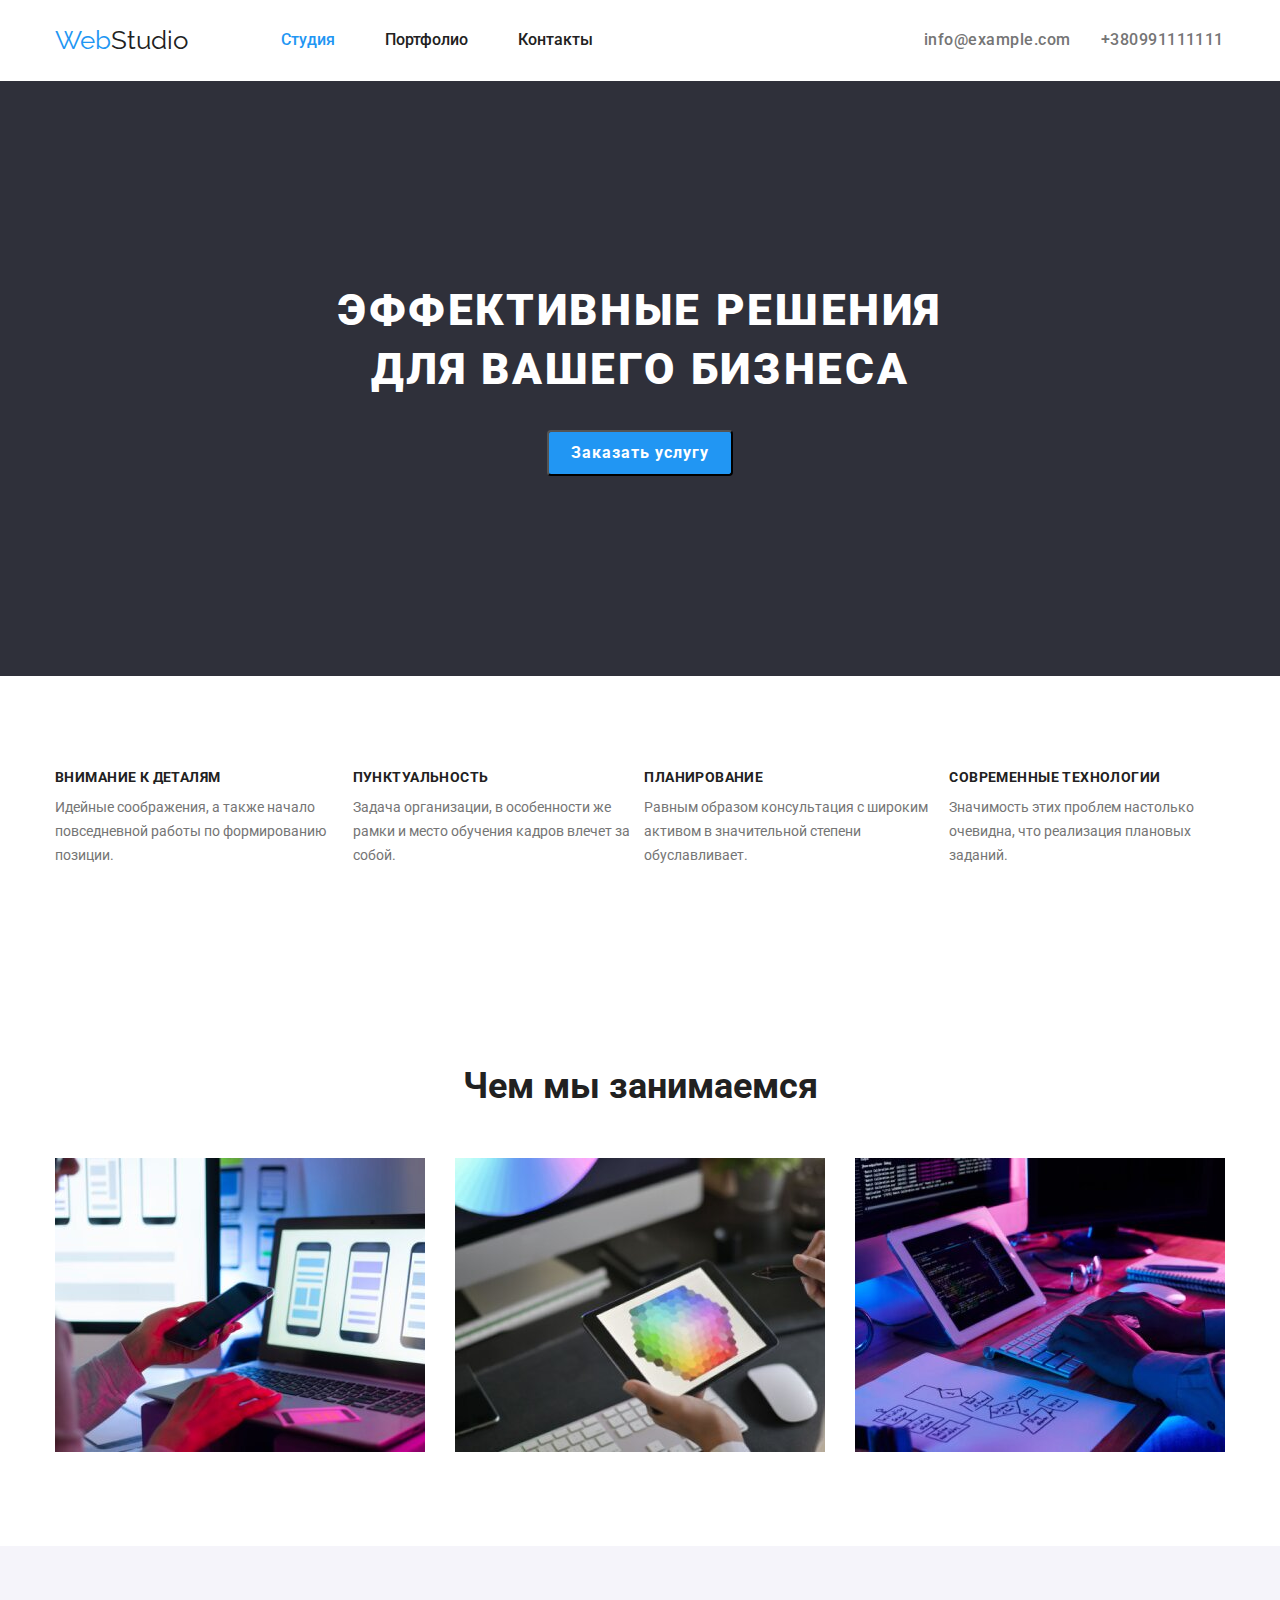
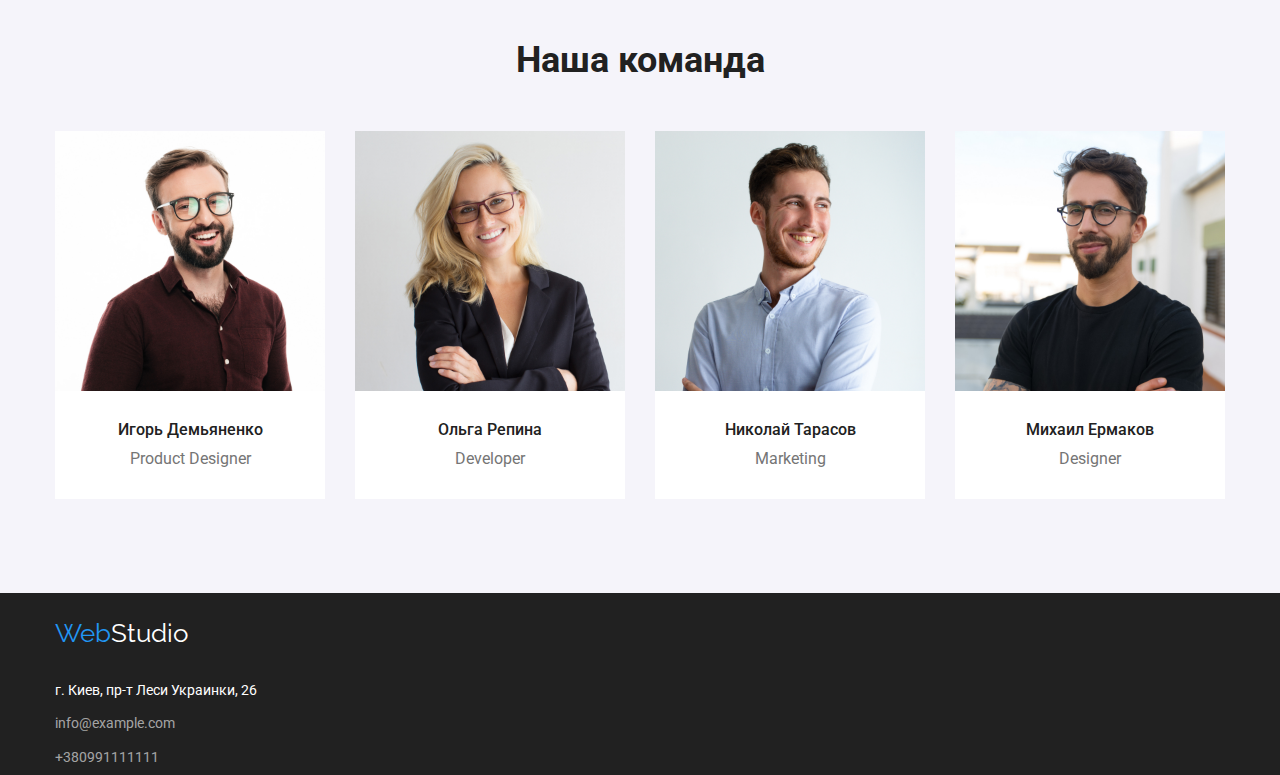
<file: index.html>
<!DOCTYPE html>
<html lang="en">
<head>
    <Meta charset="UTF-8" />
    <Meta name="WebStudio" />
    <Meta content="Помощь в бизнесе" />
    <link rel="stylesheet" href="css/normalize.min.css" />
    <link rel="stylesheet" href="./css/style.css"/>
    <link rel="preconnect" href="https://fonts.gstatic.com">
    <link href="https://fonts.googleapis.com/css2?family=Raleway:wght@700&family=Roboto:wght@400;500;700;900&display=swap" rel="stylesheet"/>
</head>
  <body>
    <header class="head">
      <div class="container head-container">
     <a class="logo" href="/"><span class="web-one">Web</span><span class="web-two">Studio</span></a>
      <nav>
      <ul>
        <ul class="site-nav">
          <li><a href="./" class="link activate">Студия</a></li>
          <li><a href="./portfolio.html" class="link">Портфолио</a></li>
          <li><a href="" class="link">Контакты</a></li>
      </ul>
     </nav>
     <ul class="contacts">
      <li> <a class="contacts-link" href="mailto:info@example.com">info@example.com</a></li>
      <li><a class="contacts-link" href="tel:+380991111111">+380991111111</a></li>
    </ul>
  </div>
  </header>
  <main>
    <section class="hero">
      <div class="hero-elements">
    <h1 class="title">Эффективные решения для вашего бизнеса</h1>
    <button type="button" class="btn">Заказать услугу</button>
  </div>
  </section>
  <!-- Унікальний контент сторінки -->
  <section class="text-container">
    <div class="container">
<h2 class="menu-text"></h2>
<ul class="content-element">
  <li class="text-item"><h3 class="text-elements-title">Внимание к деталям</h3>
  <p class="text-elements"> Идейные соображения, а также начало повседневной работы по формированию позиции.</p>
  </li>
  <li class="text-item"><h3 class="text-elements-title">Пунктуальность</h3>
    <p class="text-elements">Задача организации, в особенности же рамки и место обучения кадров влечет за собой.</p>
  </li>
  <li class="text-item"><h3 class="text-elements-title" >Планирование</h3>
    <p class="text-elements">Равным образом консультация с широким активом в значительной степени обуславливает.</p>
  </li>
  <li class="text-item"><h3 class="text-elements-title">Современные технологии</h3>
    <p class="text-elements">Значимость этих проблем настолько очевидна, что реализация плановых заданий.</p>
  </li>
</ul>
</div>
</section>
<section class="foto">
  <div class="foto-elements container">
  <h2 class="foto_title">Чем мы занимаемся</h2>
    <ul class="menu-foto">
    <li>
      <img class="foto-picture" src="images/telefon.jpg"
      alt="фото1" width="370" />
    </li>
    <li>
      <img class="foto-picture" src="images/Planshet.jpg"
      alt="фото2" width="370" />
    </li>
    <Li>
      <img class="foto-picture" src="images/pechat.jpg"
      alt="фото3" width="370" />
    </Li>
  </ul>
</div>
</section>
<section class="team section">
  <div class="container">
<h2 class="team-title">Наша команда</h2>
  <ul class="team-list">
        <li class="team-items">
        <img class="team-img" src="images/man1.jpg" width="270"/>
        <div class="team-info">
        <h3 class="team-name">Игорь Демьяненко</h3>
          <p class=team-work>Product Designer</p>
        </div>
        </li>
        <li class="team-items">
        <img class="team-img" src="images/woman.jpg"width="270"/>
        <div class="team-info">
        <h3 class="team-name">Ольга Репина</h3>
        <p class=team-work>Developer</p>
        </div>
        </li>
        <li class="team-items">
        <img class="team-img" src="images/man2.jpg" width="270"/>
        <div class="team-info">
        <h3 class="team-name">Николай Тарасов</h3>
        <p class=team-work>Marketing</p>
        </div>
        </li>
        <li class="team-items">
        <img class="team-img" src="images/man3.jpg" width="270"/>
        <div class="team-info">
        <h3 class="team-name">Михаил Ермаков</h3>
        <p class=team-work>Designer</p>
      </div> 
        </li>
      </ul>
  </div>
  </section>
  
</main>
  <!-- Підвал сторінки -->
  <footer class="end">
        <div class="container">
    <div>
      <a class="logo-end" href="/"><span class="web-one">Web</span><span class="web-end-two">Studio</span></a>
     </div>
    <address class="addres"> 
    <ul class="end-contakts">
      <li><a href=https://goo.gl/maps/wjhoi7v7686SDkos8 class="map" target="blank" 
        rel="noopener noreferrer">
        г. Киев, пр-т Леси Украинки, 26</a></li>
      <li><a href="mailto:info@example.com" class="end-contacts">info@example.com</a></li>
      <li><a href="tel:+38 099 111 11 11" class="end-contacts">+380991111111</a></li>
    </ul> 
    </address>
  </div>
  </footer>
  </body>
</file>
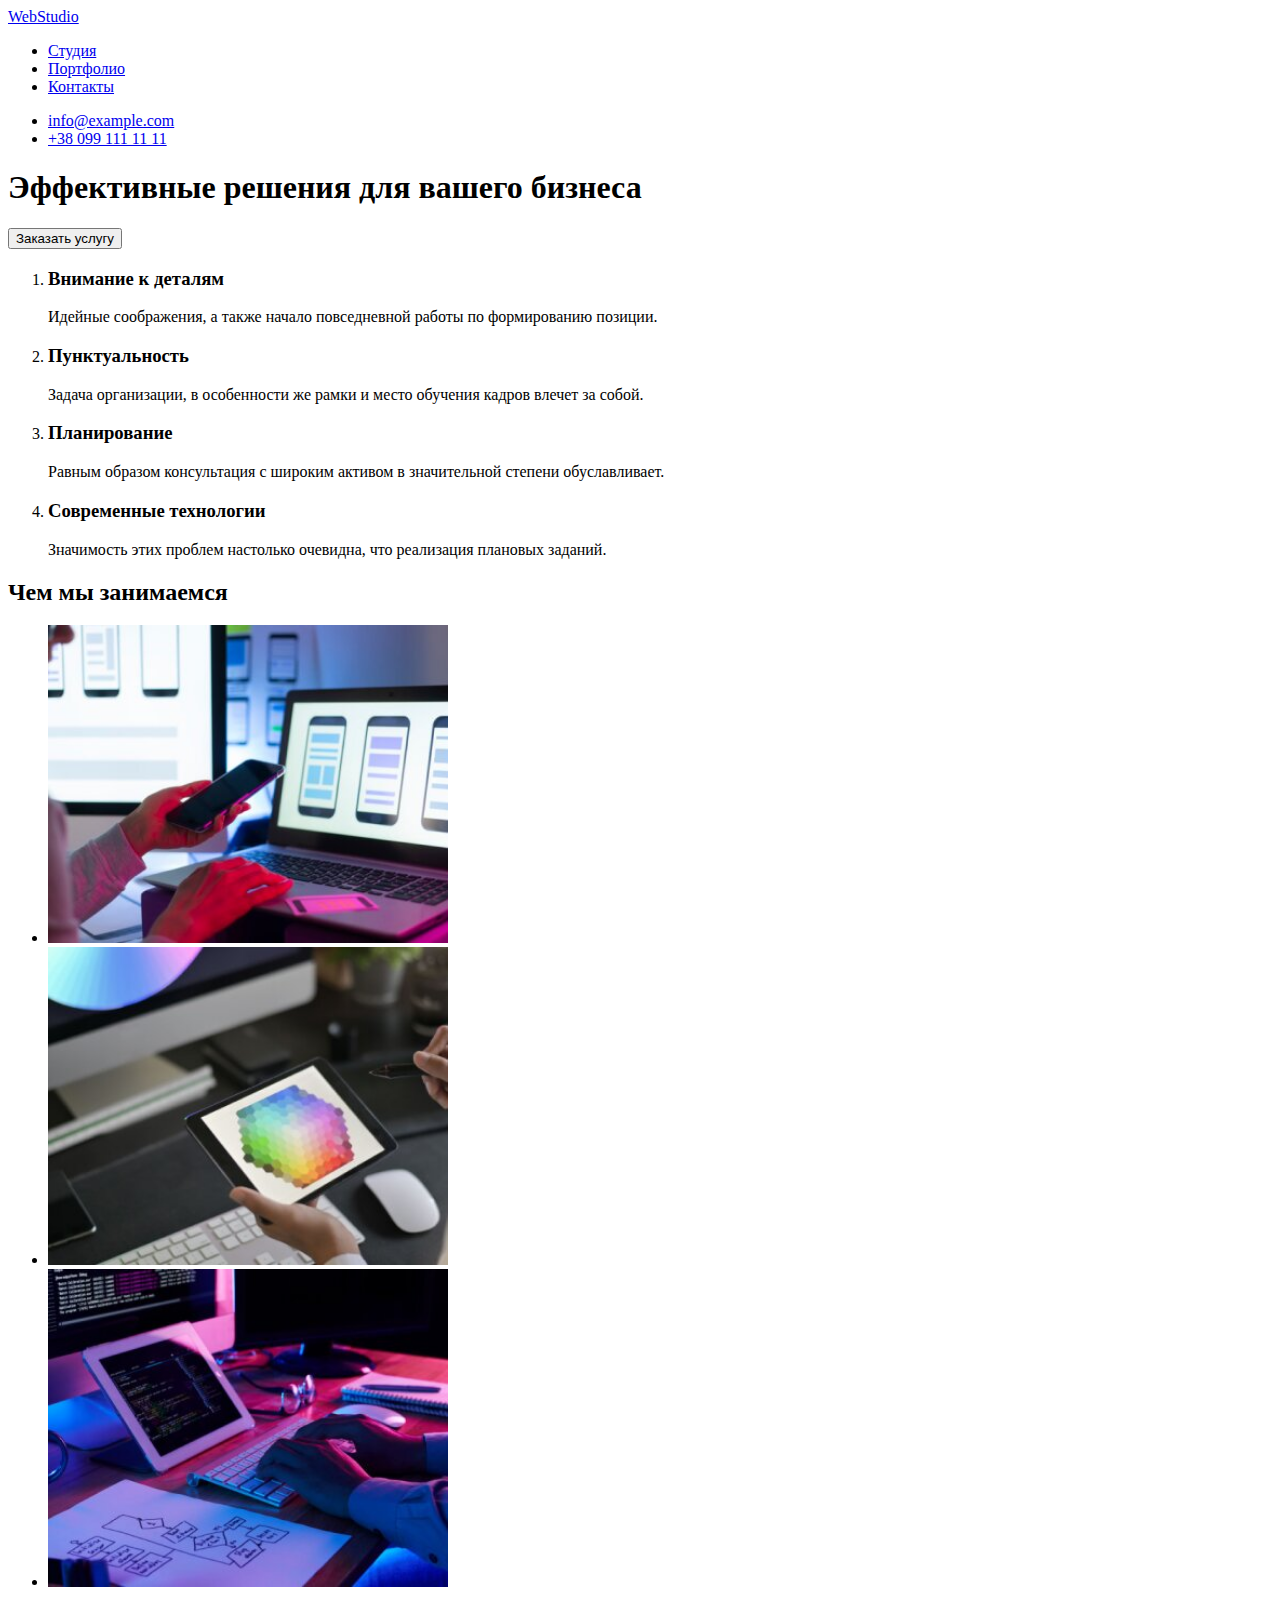
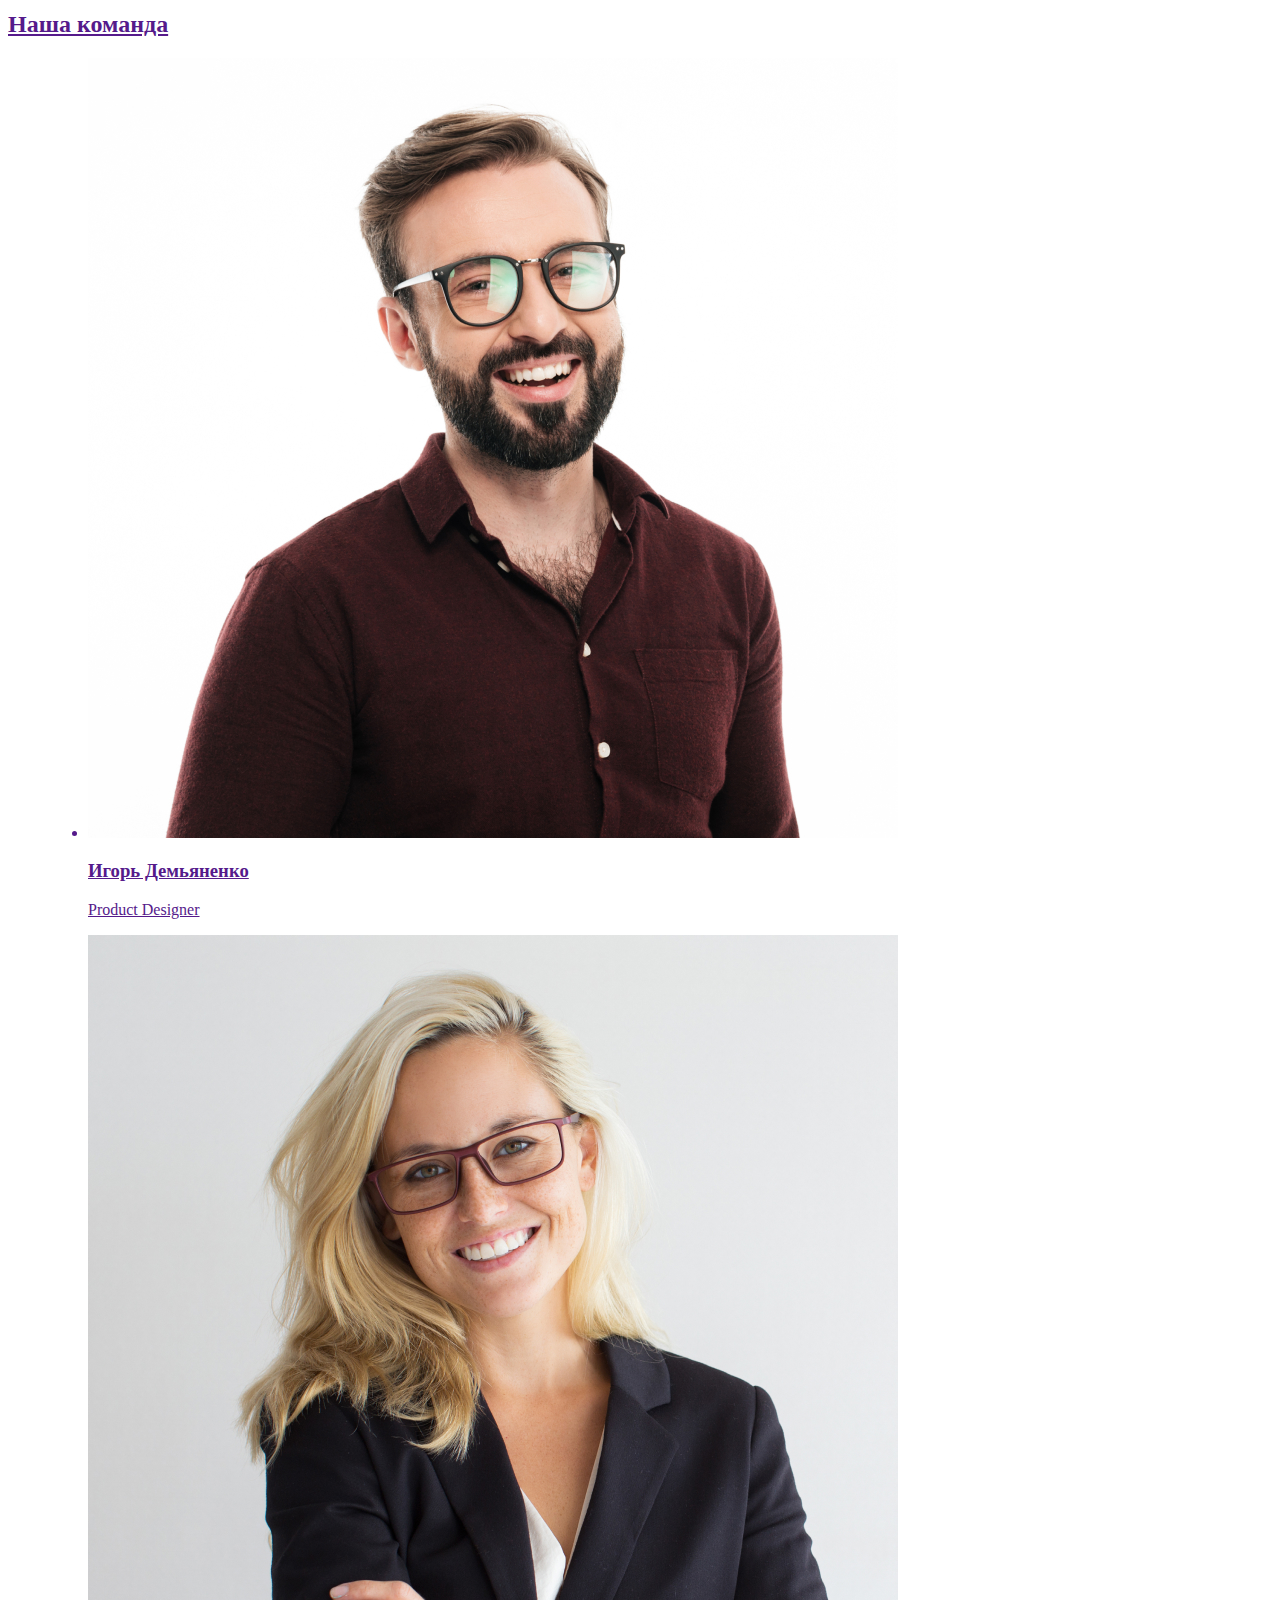
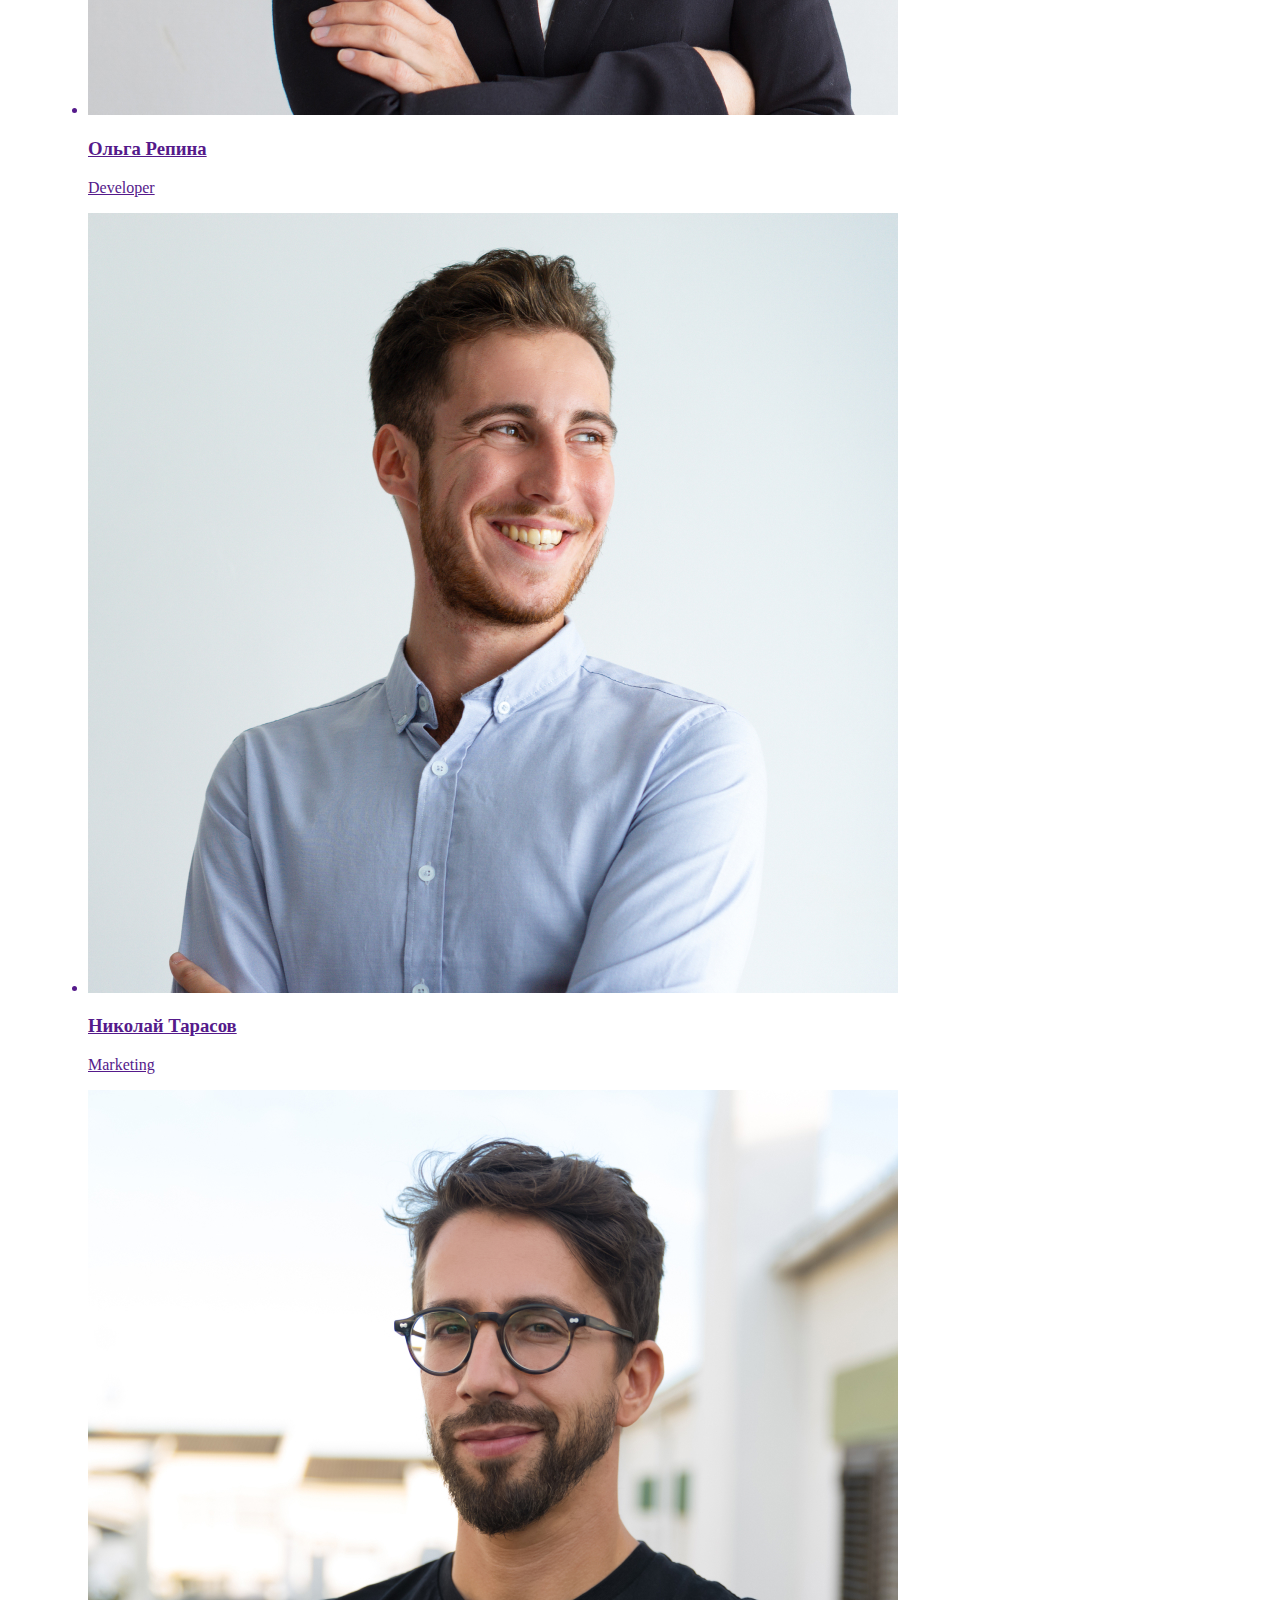
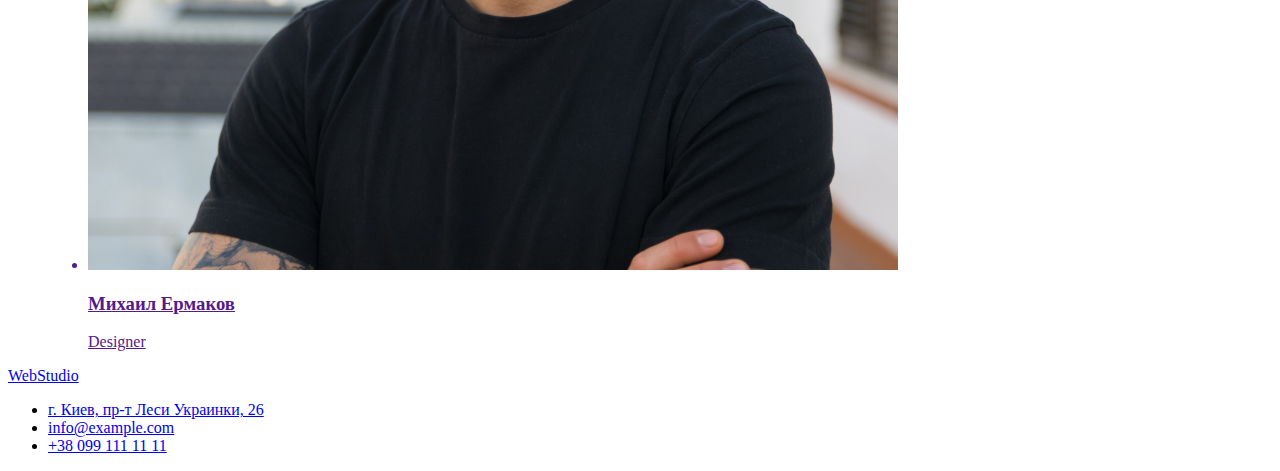
<file: Projekts/project/index.html>
<!DOCTYPE html>
<html lang="en">
<head>
    <Meta charset="UTF8" />
    <Meta name="WebStudio" />
    <Meta content="Помощь в бизнесе" />
</head>
  <body>
    <header>
     <a href="/">WebStudio</a>
      <nav>
      <ul>
        <li><a href="/studio">Студия</a></li>
        <li><a href="/portfolio">Портфолио</a></li>
        <li><a href="/contact">Контакты</a></li>
      </ul>
     </nav>
     <ul>
      <li><a href="mailto:info@example.com">info@example.com</a></li>
      <li><a href="tel:+38 099 111 11 11">+38 099 111 11 11</a></li>
    </ul>
  </header>
  <main> 
    <h1>Эффективные решения для вашего бизнеса</h1>
    <button type="button">Заказать услугу</button>
  
  <!-- Унікальний контент сторінки -->
 
<ol>
  <li><h3>Внимание к деталям</h3>
  <p>Идейные соображения, а также начало повседневной работы по формированию позиции.</p>
  </li>
  <li><h3>Пунктуальность</h3>
    <p>Задача организации, в особенности же рамки и место обучения кадров влечет за собой.</p>
  </li>
  <li><h3>Планирование</h3>
    <p>Равным образом консультация с широким активом в значительной степени обуславливает.</p>
  </li>
  <li><h3>Современные технологии</h3>
    <p>Значимость этих проблем настолько очевидна, что реализация плановых заданий.</p>
  </li>
</ol>
  <h2>Чем мы занимаемся</h2>
    <ul>
    <li>
      <img src="images/img (5).jpg"
      alt="фото1" width="400" />
    </li>
    <li><img src="images/img (1) (1).jpg"
      alt="фото2" width="400" />
    </li>
    <Li>
    <a href="" class="foto"><img src="images/img (2) (1).jpg"
      alt="фото3" width="400" />
    </Li>
  </ul>
<h2>Наша команда</h2>
<figure>
  <ul>
  <li>
    <img src="images/img(4).jpg"/>
  <h3>Игорь Демьяненко</h3>
    <p>Product Designer</p>
  </li>
  <li>
  <img src="images/img (11).jpg"/>
 <h3>Ольга Репина</h3>
    <p>Developer </p> 
  </li>
  <li>
 <img src="images/img (22).jpg"/>
   <h3>Николай Тарасов</h3>
   <p>Marketing </p> 
  </li>
  <li>
<img src="images/img (3).jpg"/>
 <h3>Михаил Ермаков</h3>
    <p>Designer</p> 
  </li>
  </ul>
  </figure>
</main>
<address>
</address>
  </body>
  <!-- Підвал сторінки -->
  <footer>
     <a href="/">WebStudio</a>
     
    <ul>
      <li><a href=https://www.google.com/maps/place/%D0%B1%D1%83%D0%BB%D1%8C%D0%B2%D0%B0%D1%80+%D0%9B%D0%B5%D1%81%D1%96+%D0%A3%D0%BA%D1%80%D0%B0%D1%97%D0%BD%D0%BA%D0%B8,+26,+%D0%9A%D0%B8%D1%97%D0%B2,+02000/@50.4265807,30.5361971,17z/data=!3m1!4b1!4m5!3m4!1s0x40d4cf0e033ecbe9:0x57a4dffefec77da0!8m2!3d50.4265807!4d30.5383858 target="blank"> <rel="noopener"> <rel=noreferrer/>
        г. Киев, пр-т Леси Украинки, 26</a></li>
      <li><a href="mailto:info@example.com">info@example.com</a></li>
      <li><a href="tel:+38 099 111 11 11">+38 099 111 11 11</a></li>
    </ul>
  </footer>
  </body>
</file>
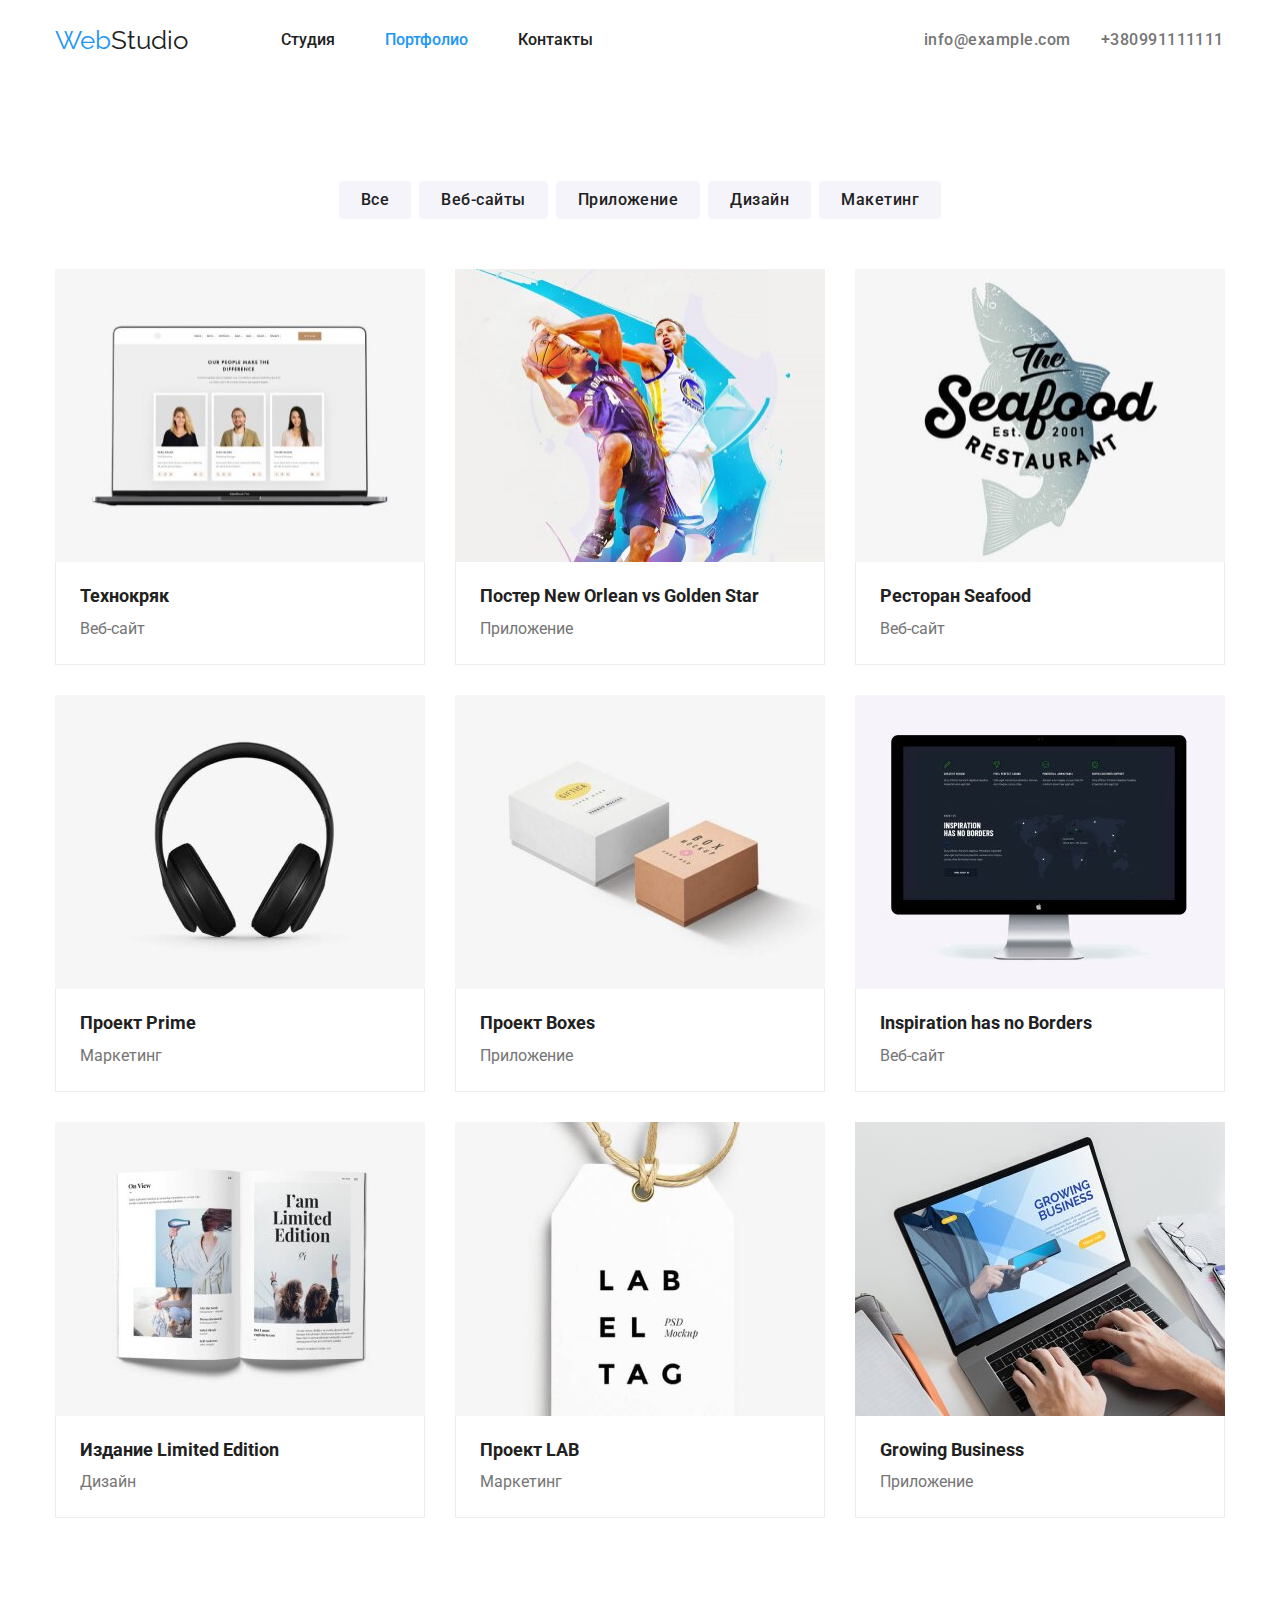
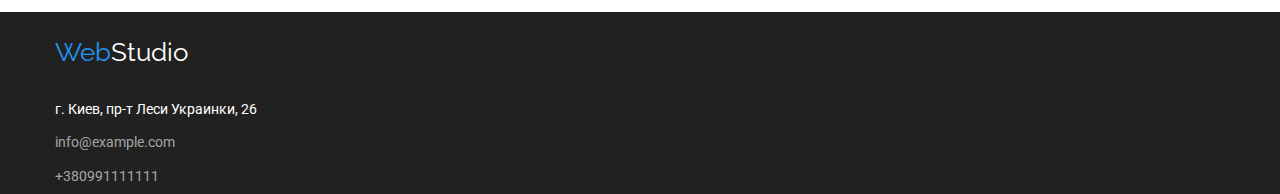
<file: portfolio.html>
<!DOCTYPE html>
<html lang="en">
<head>
    <meta charset="UTF-8" />
    <meta name="WebStudio" />
    <meta content="Портфолио WebStudio" />
    <preconnect" href="https://fonts.gstatic.com"/>
    <link rel="stylesheet" href="css/normalize.min.css" />
    <link href="https://fonts.googleapis.com/css2?family=Raleway:wght@700&family=Roboto:wght@400;500;700;900&display=swap" rel="stylesheet">
  <link rel="stylesheet" href="./css/style.css"/>
</head>
  <body>
    <header class="head">
      <div class="container head-container">
        <a class="logo" href="/"><span class="web-one">Web</span><span class="web-two">Studio</span></a>
        <nav>
          <ul>
      <ul class="site-nav">
         <li><a href="index.html" class="link">Студия</a></li>
         <li><a href="portfolio.html" class="link activate">Портфолио</a></li>
         <li><a href="" class="link">Контакты</a></li>
      </ul>
    </nav>
     <ul class="contacts">
      <li><a class="contacts-link" href="mailto:info@example.com">info@example.com</a></li>
      <li><a class="contacts-link" href="tel:+380991111111">+380991111111</a></li>
    </ul>
  </div>
  </header>
  <main class="container-portfolio">
    <section class="product">
      <div class="container">
        <h1 class="visually-hidden"></h1>
          <ul class="button-portfolio">
              <li class="btnp-item"><button class="btnp" type="button">Все</button></li>
              <li class="btnp-item"><button class="btnp" type="button">Веб-сайты</button></li>
              <li class="btnp-item"><button class="btnp" type="button">Приложение</button></li>
              <li class="btnp-item"><button class="btnp" type="button">Дизайн</button></li>
              <li class="btnp-item"><button class="btnp" type="button">Макетинг</button></li>
          </ul>
        <ul class="product-elements">
          <li class="prod-item">
          <img class="product-img" src="images/tehno.jpg" width="370"/>
          <div class="prod-text">
          <h2 class="product-name">Технокряк</h2>
            <p class="product-tape"> Веб-сайт</p>
          </div>
          </li>
          <li class="prod-item">
          <img class="product-img"  src="images/poster.jpg" width="370"/>
          <div class="prod-text">
          <h2 class="product-name">Постер New Orlean vs Golden Star</h2>
            <p class="product-tape">Приложение</p>
          </div>
          </li>
          <li class="prod-item">
          <img class="product-img"  src="images/restoran.jpg" width="370"/>
          <div class="prod-text">
            <h2 class="product-name">Ресторан Seafood</h2>
            <p class="product-tape">Веб-сайт</p>
          </div>
          </li>
          <li class="prod-item">
          <img class="product-img"  src="images/prime.jpg" width="370"/>
          <div class="prod-text">
            <h2 class="product-name">Проект Prime</h2>
            <p class="product-tape">Маркетинг</p>
          </div>
          </li>
          <li class="prod-item">
          <img class="product-img" src="images/boxes.jpg" width="370"/>
          <div class="prod-text">
          <h2 class="product-name">Проект Boxes</h2>
            <p class="product-tape">Приложение</p>
          </div>
          </li>
          <li class="prod-item">
          <img class="product-img" src="images/bordes.jpg" width="370"/>
          <div class="prod-text">
          <h2 class="product-name">Inspiration has no Borders</h2>
            <p class="product-tape">Веб-сайт</p>
          </div>
          </li>
          <li class="prod-item">
          <img class="product-img" src="images/presa.jpg" width="370"/>
          <div class="prod-text">
          <h2 class="product-name">Издание Limited Edition</h2>
            <p class="product-tape">Дизайн</p>
          </div>
          </li>
          <li class="prod-item">
          <img class="product-img" src="images/lab.jpg" width="370"/>
          <div class="prod-text">
          <h2 class="product-name">Проект LAB</h2>
            <p class="product-tape">Маркетинг</p>
          </div>
          </li>
          <li class="prod-item">
          <img class="product-img" src="images/growing.jpg" width="370"/>
          <div class="prod-text">
          <h2 class="product-name">Growing Business</h2>
          <p class="product-tape">Приложение</p>
        </div>
        </li>
        </ul>
        </div>
    </section>
</main>
  <footer class="end">
        <div class="container">
      <div>
  <a class="logo-end" href="/"><span class="web-one">Web</span><span class="web-end-two">Studio</span></a>
     </div>
    <address class="addres">
    <ul class="end-contakts">
      <li><a href=https://goo.gl/maps/wjhoi7v7686SDkos8 class="map" target="blank" 
        rel="noopener noreferrer">
        г. Киев, пр-т Леси Украинки, 26</a></li>
      <li><a href="mailto:info@example.com" class="end-contacts">info@example.com</a></li>
      <li><a href="tel:+38 099 111 11 11" class="end-contacts">+380991111111</a></li>
    </ul> 
    </address>
  </div>
  </footer>
 </body>
</file>
<file: css/style.css>
:root {
  --body-color: #212121;
  --bgr-color: #2f303a;
  --white-color: #ececec;
  --blue-color: #2196f3;
  --max-white-color: #ffffff;
  --gray-color: #757575;
  --two-white-color: #f5f4fa;
  --card-set-gep: 30px;
}

body {
  font-family: Roboto, sans-serif;
  color: var(--body-color);
}
ul {
  list-style: none;
  margin: 0;
  padding: 0;
}
p {
  list-style: none;
  margin: 0;
  padding: 0;
}
img {
  display: block;
  max-width: 100%;
  height: auto;
}
h1 {
  margin: 0;
}
h2 {
  margin: 0;
}
h3 {
  margin: 0;
}

.container {
  width: 1200px;
  padding: 0 15px;
  margin: 0 auto;
}

*,
*::before,
*::after {
  box-sizing: border-box;
}
.link {
  font-weight: 500;
  color: var(--body-color);
  line-height: 1.14;
}
.link:hover {
  font-weight: 500;
  color: var(--blue-color);
  line-height: 1.14;
}
.link:focus {
  font-weight: 500;
  color: var(--blue-color);
  line-height: 1.14;
}
.site-nav:last-child {
  margin-right: 331px;
}
.activate {
  color: var(--blue-color);
}

.logo {
  font-family: Raleway;
  color: var(--body-color);
  font-size: 26px;
  line-height: 3.1;
  margin-right: 93px;
}

.web-end-two,
.map,
.end-contacts,
.logo,
.logo-end,
.site-nav-lis,
.contacts-link,
.web-one,
.link,
.web-two,
.end {
  text-decoration: none;
}

.web-one {
  color: var(--blue-color);
}

.head {
  -webkit-tap-highlight-color: rgba(0, 0, 0, 0);
  line-height: 1.15;
}
.head-container {
  display: flex;
  align-items: center;
}

.link-current {
  color: var(--blue-color);
}

.contacts-link {
  color: var(--gray-color);
  line-height: 1.14;
}
.contacts-link:focus {
  color: var(--blue-color);
}
.contacts-link:hover {
  color: var(--blue-color);
}
.contacts-link:not(:last-child) {
  margin-right: 50px;
}
.site-nav {
  list-style-type: none;
  display: flex;
  flex-direction: row;
  font-weight: 500;
}
.title {
  width: 696px;
  font-weight: 900;
  font-size: 44px;
  line-height: 1.36;
  margin-left: auto;
  margin-right: auto;
  text-align: center;
  letter-spacing: 0.06em;
  text-transform: uppercase;
  color: var(--max-white-color);
  text-decoration: none;
  margin-bottom: 30px;
}

.hero {
  background-color: var(--bgr-color);
  padding-top: 200px;
  padding-bottom: 200px;
  display: flex;
  flex-direction: column;
  justify-content: center;
}
.hero-elements {
  text-align: center;
}

.btn {
  background-color: var(--blue-color);
  color: var(--max-white-color);
  padding: 6px 22px;
  margin-left: auto;
  margin-right: auto;
  cursor: pointer;
  line-height: 1.87;
  border-radius: 4px;
  letter-spacing: 0.06em;
  font-weight: 700;
}
.btn:hover {
  background-color: var(--blue-color);
  color: var(--max-white-color);
  padding: 6px 22px;
  margin-left: auto;
  margin-right: auto;
}
.btn:focus {
  background-color: var(--blue-color);
  color: var(--max-white-color);
  padding: 6px 22px;
  margin-left: auto;
  margin-right: auto;
}

.contacts {
  list-style-type: none;
  display: flex;
  font-weight: 500;
  letter-spacing: 0.03em;
}
.contacts :not(:last-child) {
  margin-right: 30px;
}

.text-container {
  display: flex;
  text-decoration: none;
}

.menu-text {
  display: flex;
  list-style-type: none;
  align-items: flex-start;
  margin-top: 0px;
}

.text-item {
  color: var(--body-color);
  font-size: 14px;
  line-height: 1.6;
  text-decoration: none;
  list-style-type: none;
}

.content-element {
  text-decoration: none;
  display: flex;
  list-style-type: none;
  align-items: flex-start;
  margin-top: 94px;
  margin-bottom: 94px;
}

.text-elements {
  color: var(--gray-color);
  font-size: 14px;
  margin-bottom: 10px;
  line-height: 1.71;
  text-decoration: none;
  list-style-type: none;
}
.foto-picture {
}
.text-elements-title {
  color: var(--body-color);
  text-decoration: none;
  margin-bottom: 10px;
  letter-spacing: 0.03em;
  text-transform: uppercase;
  font-weight: 700;
  font-size: 14px;
  line-height: 1.14;
}
.foto {
}
.team {
  background: var(--two-white-color);
  padding-bottom: 94px;
}
.team-list {
  display: flex;
}
.team-items {
  background-color: var(--max-white-color);
}
.team-items:not(:last-child) {
  margin-right: 30px;
}
.team-info {
  text-align: center;
  padding-bottom: 30px;
  padding-top: 30px;
}
.team-title {
  font-style: 700;
  color: var(--body-color);
  font-size: 36px;
  line-height: 1.16;
  margin: 0px 0px 50px 0px;
  text-align: center;
  padding-top: 94px;
}

.foto-elements {
  display: flex;
  flex-direction: column;
}

.foto_title {
  color: var(--body-color);
}

.menu-foto {
  display: flex;
}

.team-name {
  font-weight: 500;
  color: var(--body-color);
  font-size: 16px;
  line-height: 1.18;
  margin-top: 0px;
  margin-bottom: 10px;
}
.team-work {
  color: var(--gray-color);
  font-size: 16px;
  line-height: 1.18;
  margin-top: 0px;
  margin-bottom: 0px;
}
.foto-elements {
  display: flex;
  flex-direction: column;
}
.foto_title {
  width: 380;
  text-align: center;
  font-style: 700;
  color: var(--body-color);
  font-size: 36px;
  line-height: 4.2;
}
.menu-foto {
  list-style-type: none;
  display: flex;
  align-items: center;
}
.site-nav {
  font-style: 500;
  font-weight: 500;
  color: var(--body-color);
}
.site-nav :not(:last-child) {
  margin-right: 50px;
}

.foto-elements {
  display: flex;
  flex-direction: column;
  padding-top: 94px;
  padding-bottom: 94px;
}

.foto_title {
  width: 380;
  margin: 0px auto;
  font-style: 700;
  margin-bottom: 50px;
  text-align: center;
  font-size: 36px;
  line-height: 1.16;
  color: var(--body-color);
  margin: 0px 0px 50px 0px;
}

.menu-foto {
  display: flex;
  align-items: center;
}
.menu-foto :not(:last-child) {
  margin-right: 30px;
}

.end {
  background: var(--body-color);
  list-style-type: none;
}
.addres {
  font-style: normal;
}
.logo-end {
  font-family: Raleway, sans-serif;
  font-size: 26px;
  line-height: 3.1;
  text-decoration: none;
}
.web-end-two {
  color: var(--max-white-color);
  text-decoration: none;
}

.end-contakts {
  font-style: 400;
  background-color: var(--body-color);
  font-size: 14px;
  line-height: 2.4;
  font-style: normal;
}
.map {
  list-style-type: none;
  color: var(--max-white-color);
}
.end-contacts {
  list-style-type: none;
  font-family: Roboto;
  width: 231px;
  color: rgba(255, 255, 255, 0.6);
}

.end-contacts:hover {
}
.end-contacts:focus {
}
.button_one {
  font-weight: 500;
  font-size: 16px;
  line-height: 2.6;
  background-color: var(--blue-color);
  color: var(--max-white-color);
}
.product {
  padding-top: 100px;
  padding-bottom: 94px;
}
.product-elements {
  display: flex;
  flex-wrap: wrap;
  margin-left: -30px;
  margin-top: -30px;
}
.product-name {
  font-family: Roboto;
  color: var(--body-color);
  font-size: 18px;
  line-height: 2;
  margin-top: 0px;
  margin-bottom: 0px;
  font-weight: 700;
  color: var(--body-color);
  font-size: 18px;
  line-height: 1.6;
  margin-bottom: 4px;
}
.product-tape {
  font-family: Roboto;
  color: var(--gray-color);
  font-size: 16px;
  line-height: 1.8;
}
.btnp {
  cursor: pointer;
  border: transparent;
  padding: 6px 22px;
  text-align: center;
  letter-spacing: 0.03em;
  display: flex;
  font-weight: 500;
  font-size: 16px;
  line-height: 1.62;
  background: var(--two-white-color);
  color: var(--body-color);
  display: flex;
  justify-content: center;
  cursor: pointer;
  border-radius: 4px;
}

.btnp:focus {
  flex-direction: row;
  font-size: 16px;
  font-weight: 500;
  line-height: 1.62;
  background: var(--blue-color);
  color: var(--max-white-color);
  border-radius: 4px;
  box-shadow: 0px 3px 1px rgba(0, 0, 0, 0.1), 0px 1px 2px rgba(0, 0, 0, 0.08),
    0px 2px 2px rgba(0, 0, 0, 0.12);
}
.btnp:hover {
  flex-direction: row;
  font-weight: 500;
  font-size: 16px;
  line-height: 1.62;
  background: var(--blue-color);
  color: var(--max-white-color);
  box-shadow: 0px 3px 1px rgba(0, 0, 0, 0.1), 0px 1px 2px rgba(0, 0, 0, 0.08),
    0px 2px 2px rgba(0, 0, 0, 0.12);
  border-radius: 4px;
}
.btnp-li {
  list-style-type: none;
}
.btnp-li:focus {
  list-style-type: none;
}

.button-portfolio {
  display: flex;
  justify-content: center;
}

.btnp-li:not(:last-child) {
  margin-right: 8px;
}
.product {
  padding-top: 100px;
  padding-bottom: 94px;
}

.button-portfolio {
  display: flex;
  justify-content: center;
  margin-bottom: 50px;
}

.btnp-item:not(:last-child) {
  margin-right: 8px;
}

.prod-text {
  padding: 20px 24px;
  border-right: 1px solid var(--white-color);
  border-bottom: 1px solid var(--white-color);
  border-left: 1px solid var(--white-color);
}
.prod-item {
  flex-basis: calc(100% / 3 - var(--card-set-gep));
  margin-top: var(--card-set-gep);
  margin-left: var(--card-set-gep);
}
</file>
